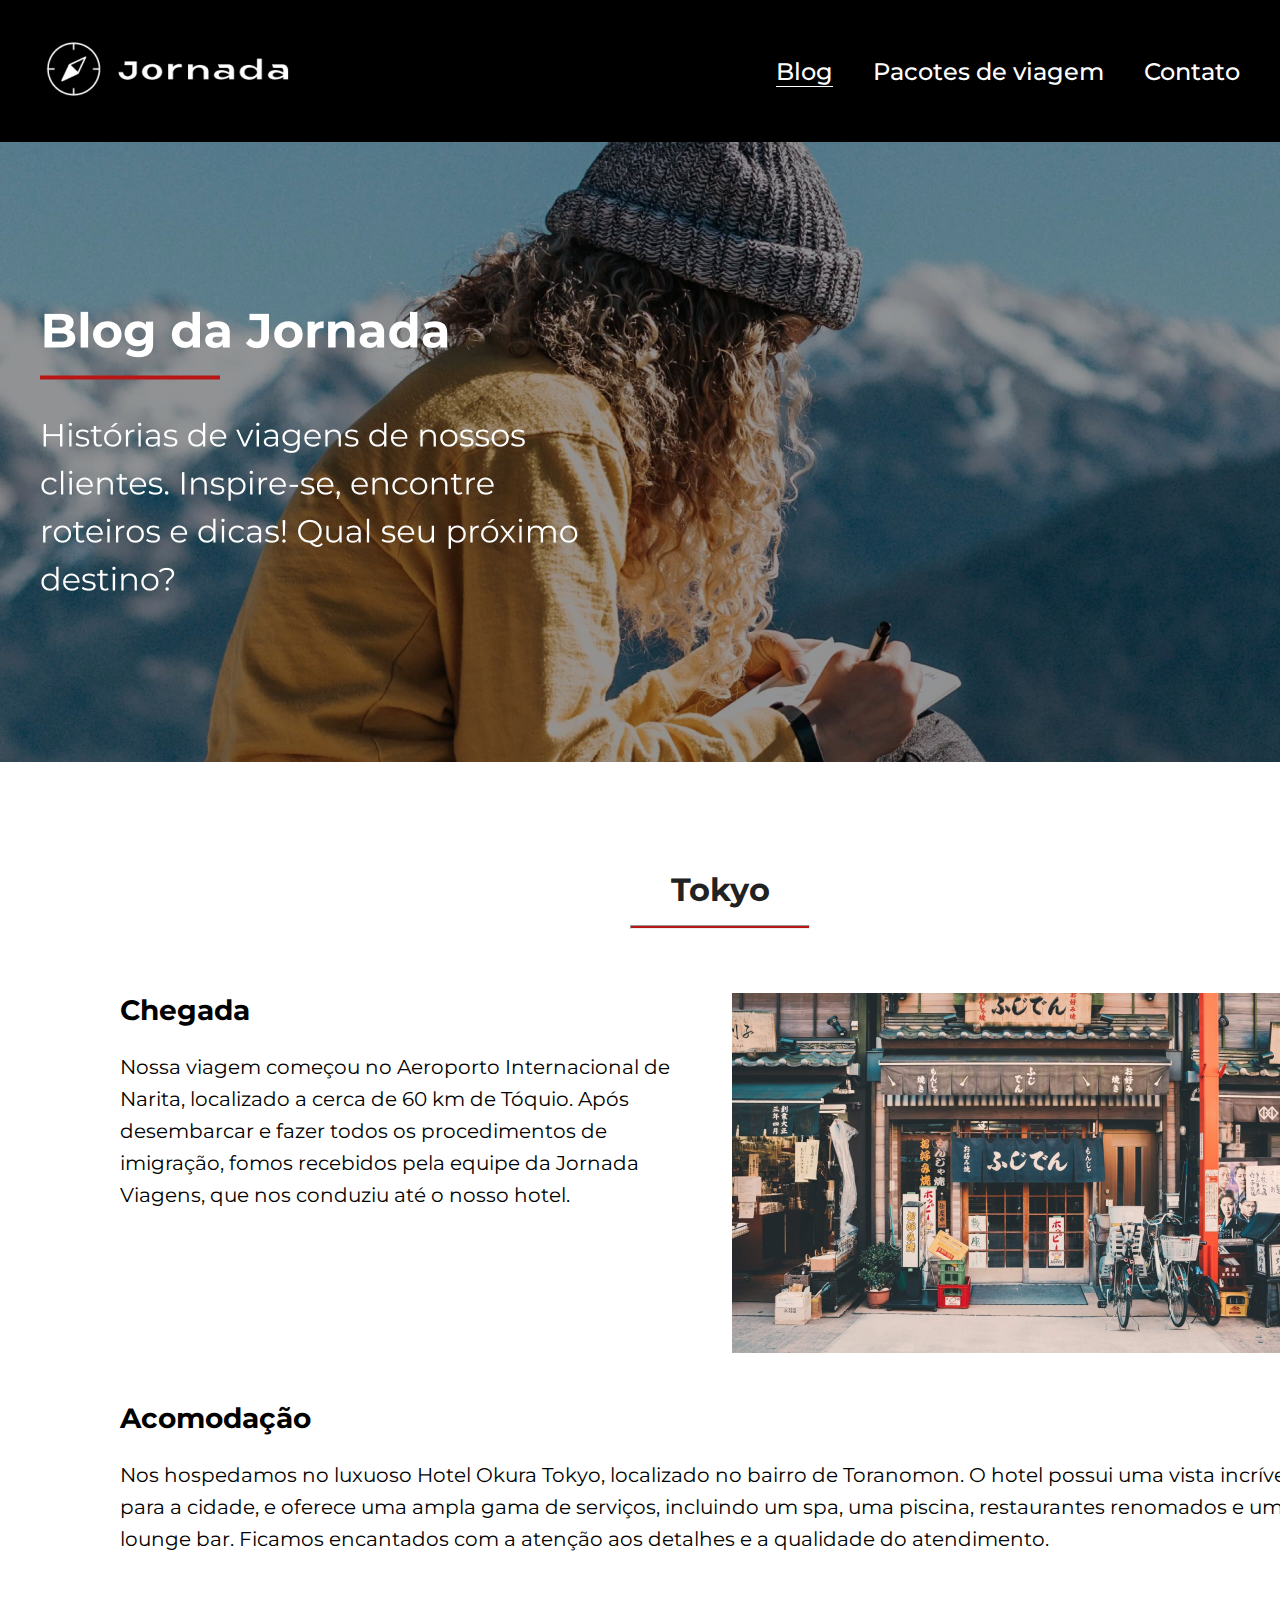
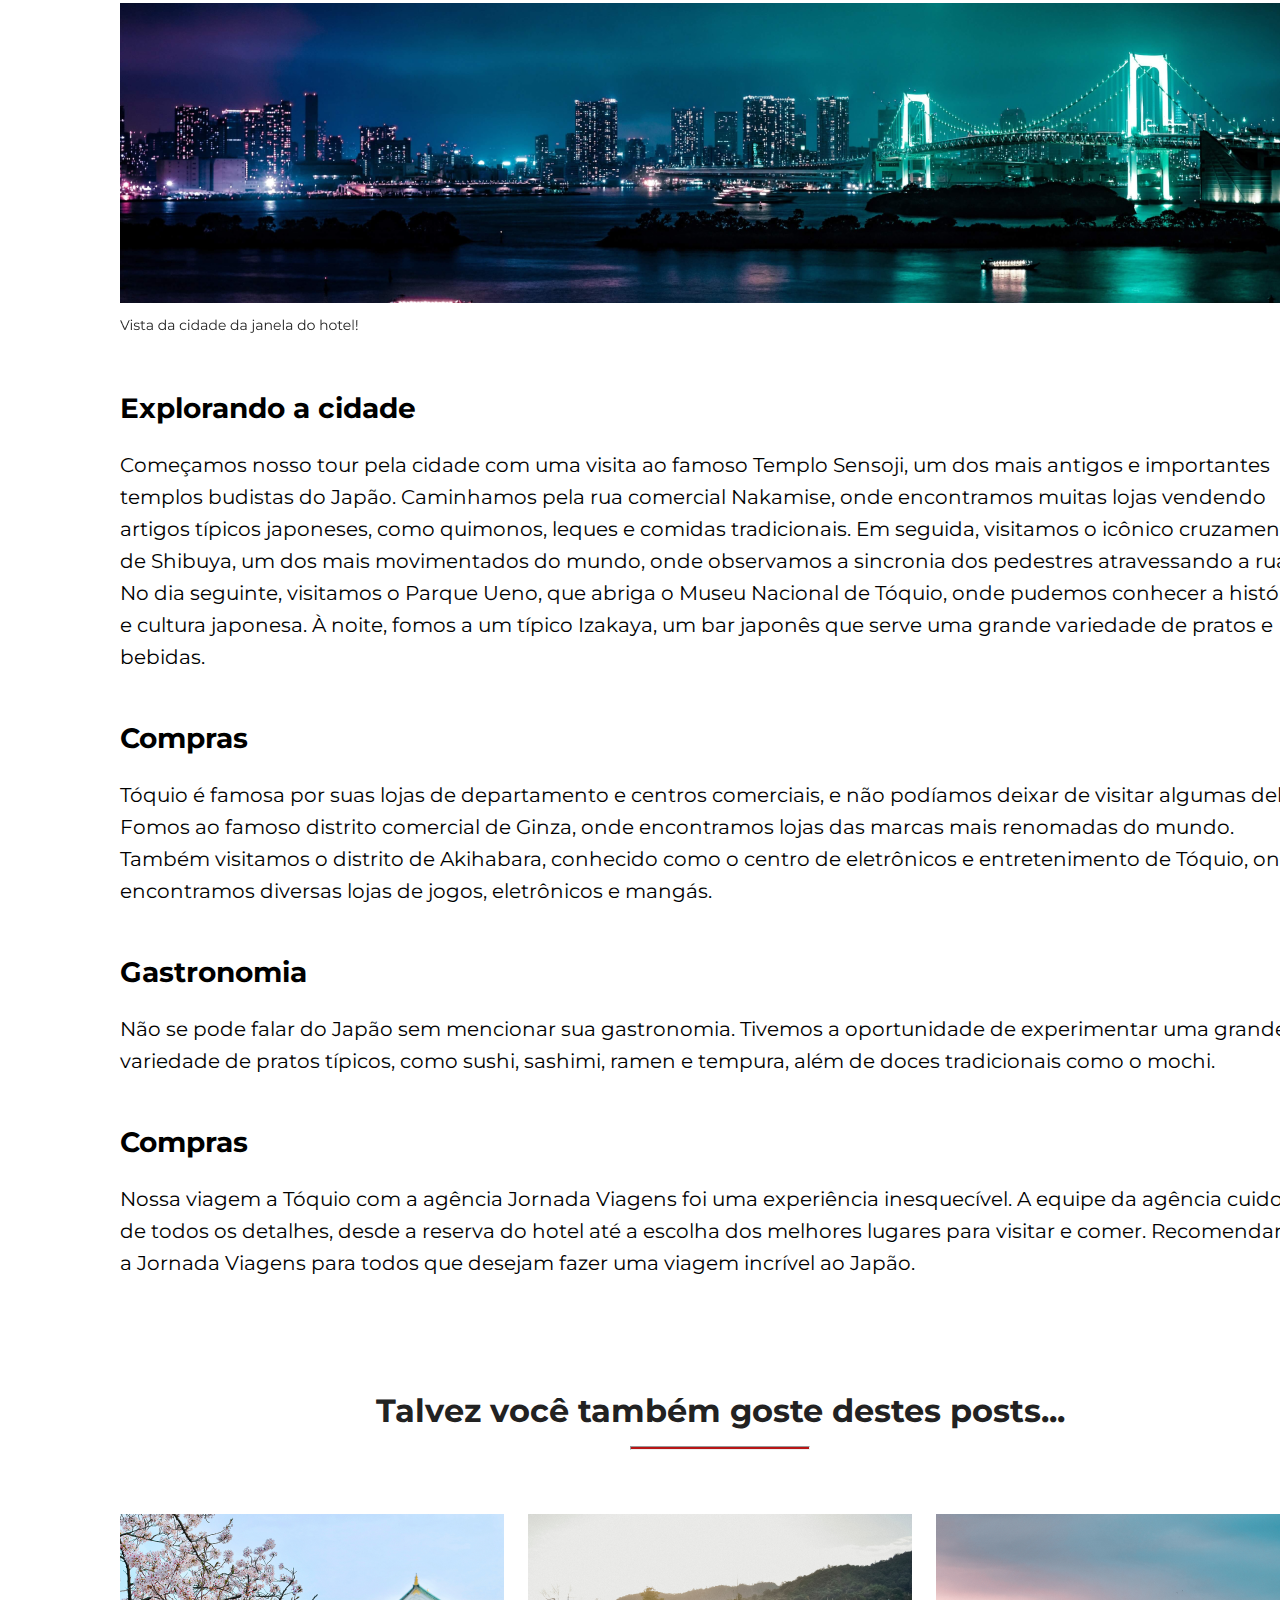
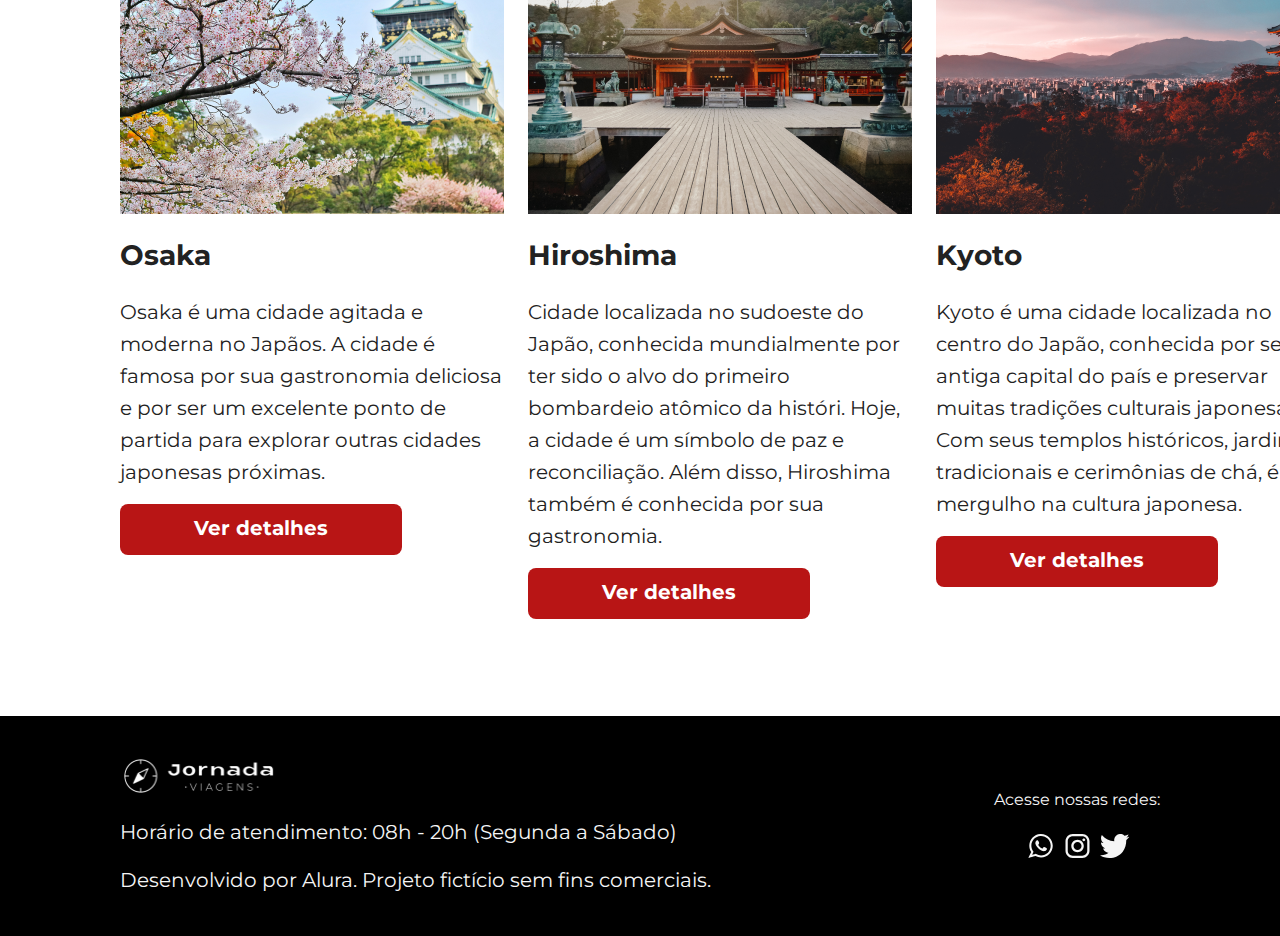
<file: blog.html>
<!DOCTYPE html>
<html lang="pt-br">

<head>
    <meta charset="UTF-8">
    <meta name="viewport" content="width=device-width, initial-scale=1.0">
    <title>Blog</title>
    <link rel="stylesheet" href="./style/global.css">
    <link rel="stylesheet" href="./style/index.css">
    <link rel="preconnect" href="https://fonts.googleapis.com">
    <link rel="preconnect" href="https://fonts.gstatic.com" crossorigin>
    <link
        href="https://fonts.googleapis.com/css2?family=Montserrat:ital,wght@0,100;0,200;0,300;0,400;0,500;0,600;0,700;0,800;0,900;1,100;1,200;1,300;1,400;1,500;1,600;1,700;1,800;1,900&family=Prata&family=Unbounded:wght@200;300;400;500;600;700;800;900&display=swap"
        rel="stylesheet">
    <link rel="stylesheet"
        href="https://fonts.googleapis.com/css2?family=Material+Symbols+Outlined:opsz,wght,FILL,GRAD@48,400,0,0" />
</head>

<body>
    
    <header class="cabecalho__container">
        
        <div class="cabecalho">
            
            <a href="index.html" class="logo">
                <img class="logo--icone" alt="Logo da Jornada" src="./assets/logoprovisriabranca-1@2x.png" />
                <div class="logo-tablet"></div>
            </a>

            <nav class="menu-principal" role="navigation" aria-label="Navegação do site">
                <div class="menu-hamburguer"></div>
                <ul class="menu--lista">
                    <li class="menu--item">
                        <a class="menu--link active" href="blog.html" aria-label="Ir para a página do Blog">Blog</a>
                    </li>
                        
                    <li class="menu--item">
                        <a class="menu--link" href="destino.html" aria-label="Ir para a página de Pacotes de viagens">Pacotes de viagem</a>
                    </li>

                    <li class="menu--item">
                        <a class="menu--link" href="contato.html" aria-label="Ir para a página de Contato">Contato</a>
                    </li>
                </ul>
            </nav>

        </div>
        
    </header>

    <section class="banner">
        <img class="banner-imagem" alt="Mulher escrevendo com paisagem no fundo" src="./assets/banner-blog.png" />
        <div class="banner-mobile"></div>
    </section>

    <main class="container-blog">

        <section class="sobre__cidades">
            
            <div class="titulo">
                <h2 class="texto-titulo">Tokyo</h2>
                <hr class="sublinhado-titulo"/>
            </div>

            <div class="experiencia--cidade">

                <div class="chegada">
                    <div class="chegada--descricao">
                        <p class="chegada--destaque">Chegada</p>
                        <p class="chegada--detalhes">
                            Nossa viagem começou no Aeroporto Internacional de Narita, 
                            localizado a cerca de 60 km de Tóquio. 
                            Após desembarcar e fazer todos os procedimentos de imigração, fomos recebidos pela 
                            equipe da Jornada Viagens, que nos conduziu até o nosso hotel.
                        </p>
                    </div>
                   
                    <img class="chegada--imagem" alt="Imagem da porta de um comércio" src="./assets/tokyo-blog.png" />
                </div>
    
                <div class="acomodacao">
                    <div class="acomodacao--descricao">
                        <p class="acomodacao--destaque">Acomodação</p>
                        <p class="acomodacao--detalhes">
                            Nos hospedamos no luxuoso Hotel Okura Tokyo, localizado no bairro de Toranomon. 
                            O hotel possui uma vista incrível para a cidade, e oferece uma ampla gama de serviços, 
                            incluindo um spa, uma piscina, restaurantes renomados e um lounge bar. 
                            Ficamos encantados com a atenção aos detalhes e a qualidade do atendimento.
                        </p>
                    </div>
    
                    <img class="acomodacao--imagem" alt="Vista da janela do hotel" src="./assets/vista-tokyo-blog.png" />
                    <div class="vista-mobile"></div>
                </div>
    
    
                <div class="tour">
                    <p class="tour--destaque">Explorando a cidade</p>
                    <p class="tour--detalhes">
                        Começamos nosso tour pela cidade com uma visita ao famoso Templo Sensoji, 
                        um dos mais antigos e importantes templos budistas do Japão. 
                        Caminhamos pela rua comercial Nakamise, onde encontramos muitas lojas vendendo 
                        artigos típicos japoneses, como quimonos, leques e comidas tradicionais.
                        Em seguida, visitamos o icônico cruzamento de Shibuya, um dos mais 
                        movimentados do mundo, onde observamos a sincronia dos pedestres atravessando a rua.
                        No dia seguinte, visitamos o Parque Ueno, que abriga o Museu Nacional de Tóquio, 
                        onde pudemos conhecer a história e cultura japonesa. 
                        À noite, fomos a um típico Izakaya, um bar japonês que serve uma grande 
                        variedade de pratos e bebidas.
                    </p>
                </div>
    
                <div class="compras">
                    <p class="compras--destaque">Compras</p>
                    <p class="compras--detalhes">
                        Tóquio é famosa por suas lojas de departamento e centros comerciais, 
                        e não podíamos deixar de visitar algumas delas. 
                        Fomos ao famoso distrito comercial de Ginza, onde encontramos lojas 
                        das marcas mais renomadas do mundo.
                        Também visitamos o distrito de Akihabara, conhecido como o centro de 
                        eletrônicos e entretenimento de Tóquio, onde encontramos diversas lojas de jogos, 
                        eletrônicos e mangás.
                    </p>
                </div>
    
                <div class="gastronomia">
                    <p class="gastronomia--destaque">Gastronomia</p>
                    <p class="gastronomia--detalhes">
                        Não se pode falar do Japão sem mencionar sua gastronomia. 
                        Tivemos a oportunidade de experimentar uma grande variedade de pratos típicos, 
                        como sushi, sashimi, ramen e tempura, além de doces tradicionais como o mochi.
                    </p>
                </div>
    
                <div class="conclusao">
                    <p class="conclusao--destaque">Compras</p>
                    <p class="conclusao--detalhes">
                        Nossa viagem a Tóquio com a agência Jornada Viagens foi uma experiência 
                        inesquecível. A equipe da agência cuidou de todos os detalhes, 
                        desde a reserva do hotel até a escolha dos melhores lugares para visitar e comer. 
                        Recomendamos a Jornada Viagens para todos que desejam fazer uma viagem incrível 
                        ao Japão.
                    </p>
                </div>

            </div>

        </section>

        <section class="sugestao">

            <div class="titulo">
                <h2 class="texto-titulo">Talvez você também goste destes posts...</h2>
                <hr class="sublinhado-titulo"/>
            </div>

            <ul class="sugestao__lista">

                <li class="sugestao__item">
                    <img class="sugestao--image" alt="Imagem de Tóquio" src="./assets/osaka-blog.png" />
                    <h3 class="sugestao--nome">Osaka</h3>
                    <p class="sugestao--descricao">
                        Osaka é uma cidade agitada e moderna no Japãos. 
                        A cidade é famosa por sua gastronomia deliciosa e por ser um 
                        excelente ponto de partida para explorar outras cidades japonesas próximas.
                    </p>

                    <div class="sugestao--botao-container">
                        <a href="#" class="sugestao--botao">
                            <span class="sugestao--botao-texto">Ver detalhes</span>
                        </a>
                    </div>
                </li>

                <li class="sugestao__item">
                    <img class="sugestao--image" alt="Imagem de Hiroshima" src="./assets/hiroshima-blog.png" />
                    <h3 class="sugestao--nome">Hiroshima</h3>
                    <p class="sugestao--descricao">
                        Cidade localizada no sudoeste do Japão, conhecida mundialmente por 
                        ter sido o alvo do primeiro bombardeio atômico da históri. 
                        Hoje, a cidade é um símbolo de paz e reconciliação. 
                        Além disso, Hiroshima também é conhecida por sua gastronomia.
                    </p>

                    <div class="sugestao--botao-container">
                        <a href="#" class="sugestao--botao">
                            <span class="sugestao--botao-texto">Ver detalhes</span>
                        </a>
                    </div>
                </li>

                <li class="sugestao__item">
                    <img class="sugestao--image" alt="Imagem de Kyoto" src="./assets/kyoto-blog.png" />
                    <h3 class="sugestao--nome">Kyoto</h3>
                    <p class="sugestao--descricao">
                        Kyoto é uma cidade localizada no centro do Japão, conhecida por ser
                        a antiga capital do país e preservar muitas tradições culturais japonesas. 
                        Com seus templos históricos, jardins tradicionais e cerimônias de chá, 
                        é um mergulho na cultura japonesa.
                    </p>

                    <div class="sugestao--botao-container">
                        <a href="#" class="sugestao--botao">
                            <span class="sugestao--botao-texto">Ver detalhes</span>
                        </a>
                    </div>
                </li>
            </ul>
        </section>
    </main>

    <footer class="footer__container">
        <div class="footer">
            <div class="footer__logo-container">
                <img class="footer__logo-icon" alt="" src="./assets/logobranco-1@2x.png" />
                <div class="footer__info-container">
                    <p class="footer__text-info">
                        Horário de atendimento: 08h - 20h (Segunda a Sábado)
                    </p>

                    <p class="footer__text-info">
                        Desenvolvido por Alura. Projeto fictício sem fins comerciais.
                    </p>
                </div>
            </div>

            <nav class="footer__social-media-container">
                <div class="footer__social-media-text">Acesse nossas redes:</div>
                <div class="footer__social-media-icons">

                    <a href="#">
                        <img class="footer__social-media-icon" alt="Ícone do WhatsApp" src="./assets/whatsapp-1.svg" />
                    </a>

                    <a href="#">
                        <img class="footer__social-media-icon" alt="Ícone do Instagram" src="./assets/instragam-1.svg" />
                    </a>

                    <a href="#">
                        <img class="footer__social-media-icon" alt="Ícone do Twitter" src="./assets/twiter-1.svg" />
                    </a>
                </div>
            </nav>
        </div>
    </footer>

    <button onclick="topFunction()" id="top" title="Voltar ao topo!">⬆</button>

    <script src="script.js"></script>
</body>
</html>
</file>
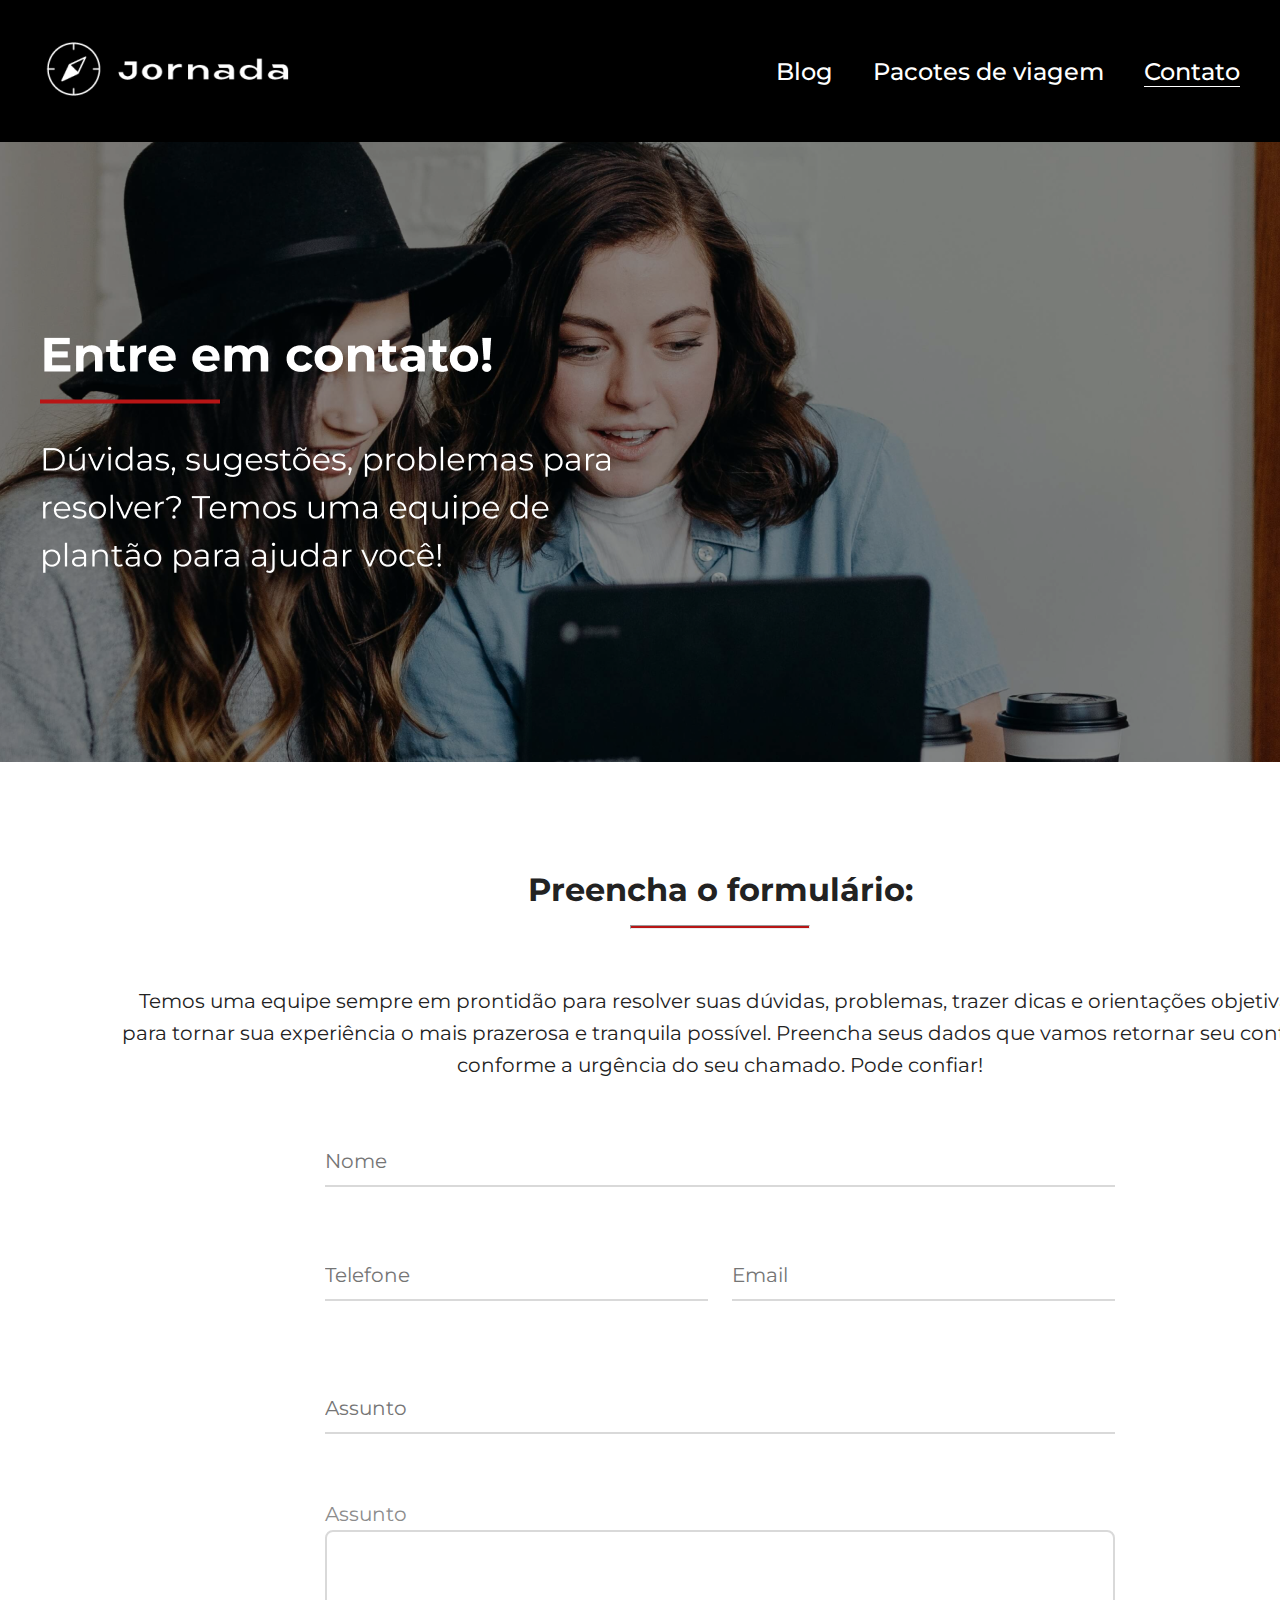
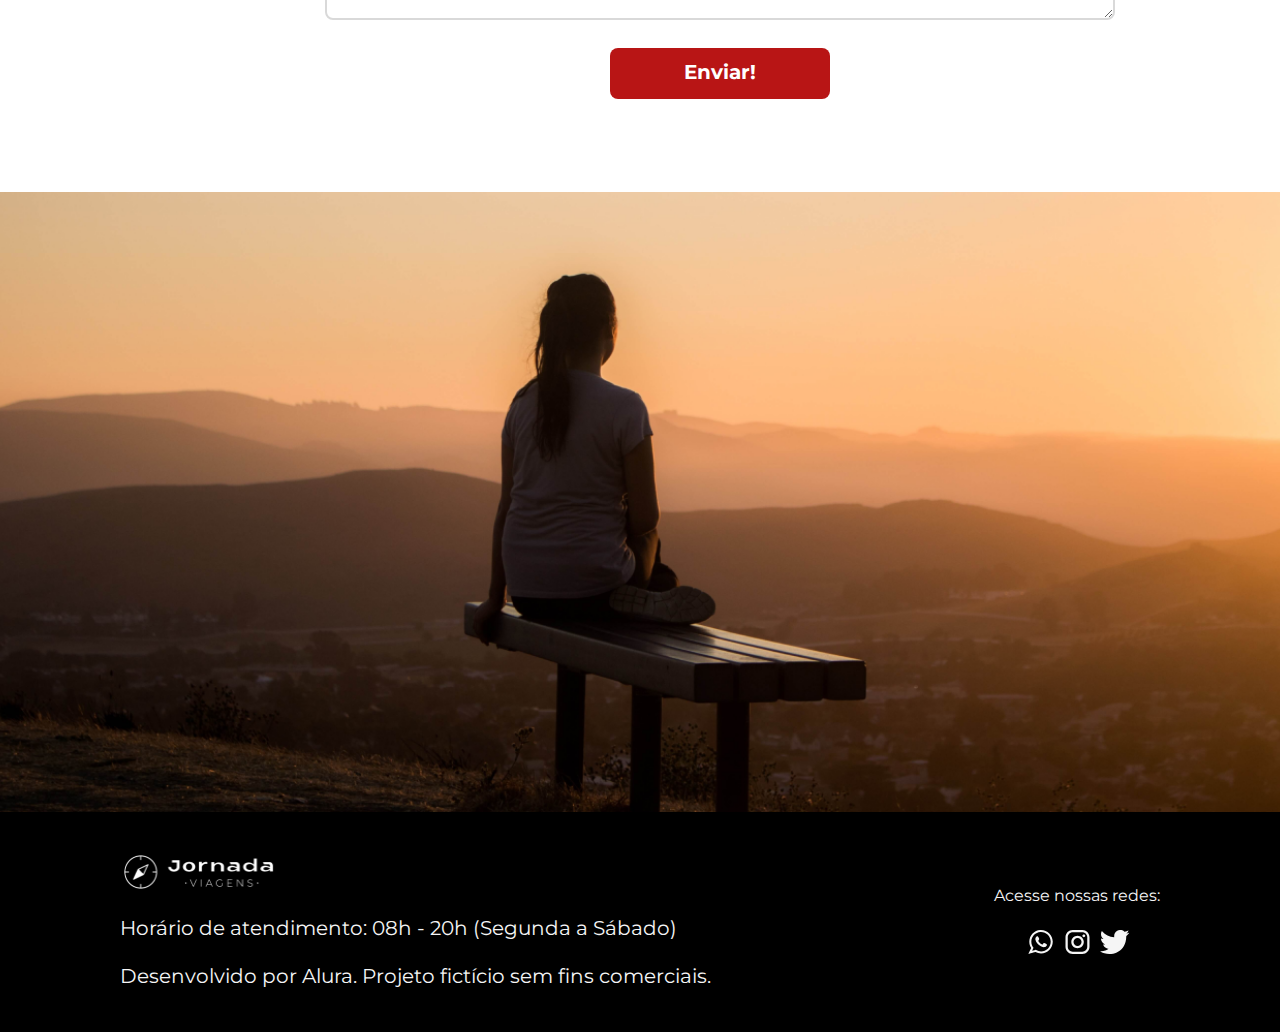
<file: contato.html>
<!DOCTYPE html>
<html lang="pt-br">

<head>
    <meta charset="UTF-8">
    <meta name="viewport" content="width=device-width, initial-scale=1.0">
    <title>Contato</title>
    <link rel="stylesheet" href="./style/global.css">
    <link rel="stylesheet" href="./style/index.css">
    <link rel="preconnect" href="https://fonts.googleapis.com">
    <link rel="preconnect" href="https://fonts.gstatic.com" crossorigin>
    <link
        href="https://fonts.googleapis.com/css2?family=Montserrat:ital,wght@0,100;0,200;0,300;0,400;0,500;0,600;0,700;0,800;0,900;1,100;1,200;1,300;1,400;1,500;1,600;1,700;1,800;1,900&family=Prata&family=Unbounded:wght@200;300;400;500;600;700;800;900&display=swap"
        rel="stylesheet">
    <link rel="stylesheet"
        href="https://fonts.googleapis.com/css2?family=Material+Symbols+Outlined:opsz,wght,FILL,GRAD@48,400,0,0" />
</head>

<body>
    
    <header class="cabecalho__container">
        
        <div class="cabecalho">
            
            <a href="index.html" class="logo">
                <img class="logo--icone" alt="Logo da Jornada" src="./assets/logoprovisriabranca-1@2x.png" />
                <div class="logo-tablet"></div>
            </a>

            <nav class="menu-principal" role="navigation" aria-label="Navegação do site">
                <div class="menu-hamburguer"></div>
                <ul class="menu--lista">
                    <li class="menu--item">
                        <a class="menu--link" href="blog.html" aria-label="Ir para a página do Blog">Blog</a>
                    </li>
                        
                    <li class="menu--item">
                        <a class="menu--link" href="destino.html" aria-label="Ir para a página de Pacotes de viagens">Pacotes de viagem</a>
                    </li>

                    <li class="menu--item">
                        <a class="menu--link active" href="contato.html" aria-label="Ir para a página de Contato">Contato</a>
                    </li>
                </ul>
            </nav>

        </div>
        
    </header>

    <section class="banner">
        <div class="banner__wrapper">
            <figure class="banner__img-wrapper">
                <img class="banner-imagem" alt="Homem navegando numa canoa" src="./assets/banner-contato.png" />
                <div class="banner-mobile-contato"></div>
            </figure>
        </div>
    </section>

    <main class="container-contato">

        <section class="sobre__contato">
            <div class="titulo__contato">
                <h2 class="texto-titulo">Preencha o formulário:</h2>
                <hr class="sublinhado-titulo"/>
            </div>

            <figcaption class="formulario-descricao">
                Temos uma equipe sempre em prontidão para resolver suas dúvidas, 
                problemas, trazer dicas e orientações objetivas para tornar sua experiência 
                o mais prazerosa e tranquila possível. 
                Preencha seus dados que vamos retornar seu contato conforme a urgência 
                do seu chamado. Pode confiar!
            </figcaption>

            <form action="/submit-form" method="post">

                <input type="text" id="nome" name="nome" class="input-line" placeholder="Nome" required>
                <br>

                <div class="input-grupo">
                    <input type="tel" id="telefone" name="telefone" class="input-line" placeholder="Telefone" required>
                    <input type="email" id="email" name="email" class="input-line" placeholder="Email" required>
                </div>
                <br>

                <input type="text" id="assunto" name="assunto" class="input-line" placeholder="Assunto" required>
                <br>

                <label for="mensagem" class="mensagem">Assunto</label>
                <textarea type="text" id="mensagem" name="mensagem" class="mensagem-area" required></textarea>
                
                <div class="contato--botao-container">
                    <a href="#" class="contato--botao" type="submit">
                        <span class="contato--botao-texto">Enviar!</span>
                    </a>
                </div>

            </form>
        </section>      
    </main>
    <img src="assets/rodape-contat0.png" class="rodape-contato">

    <footer class="footer__container">
        <div class="footer">
            <div class="footer__logo-container">
                <img class="footer__logo-icon" alt="" src="./assets/logobranco-1@2x.png" />
                <div class="footer__info-container">
                    <p class="footer__text-info">
                        Horário de atendimento: 08h - 20h (Segunda a Sábado)
                    </p>

                    <p class="footer__text-info">
                        Desenvolvido por Alura. Projeto fictício sem fins comerciais.
                    </p>
                </div>
            </div>

            <nav class="footer__social-media-container">
                <div class="footer__social-media-text">Acesse nossas redes:</div>
                <div class="footer__social-media-icons">

                    <a href="#">
                        <img class="footer__social-media-icon" alt="Ícone do WhatsApp" src="./assets/whatsapp-1.svg" />
                    </a>

                    <a href="#">
                        <img class="footer__social-media-icon" alt="Ícone do Instagram" src="./assets/instragam-1.svg" />
                    </a>

                    <a href="#">
                        <img class="footer__social-media-icon" alt="Ícone do Twitter" src="./assets/twiter-1.svg" />
                    </a>
                </div>
            </nav>
        </div>
    </footer>

    <button onclick="topFunction()" id="top" title="Voltar ao topo!">⬆</button>

    <script src="script.js"></script>
</body>
</html>
</file>
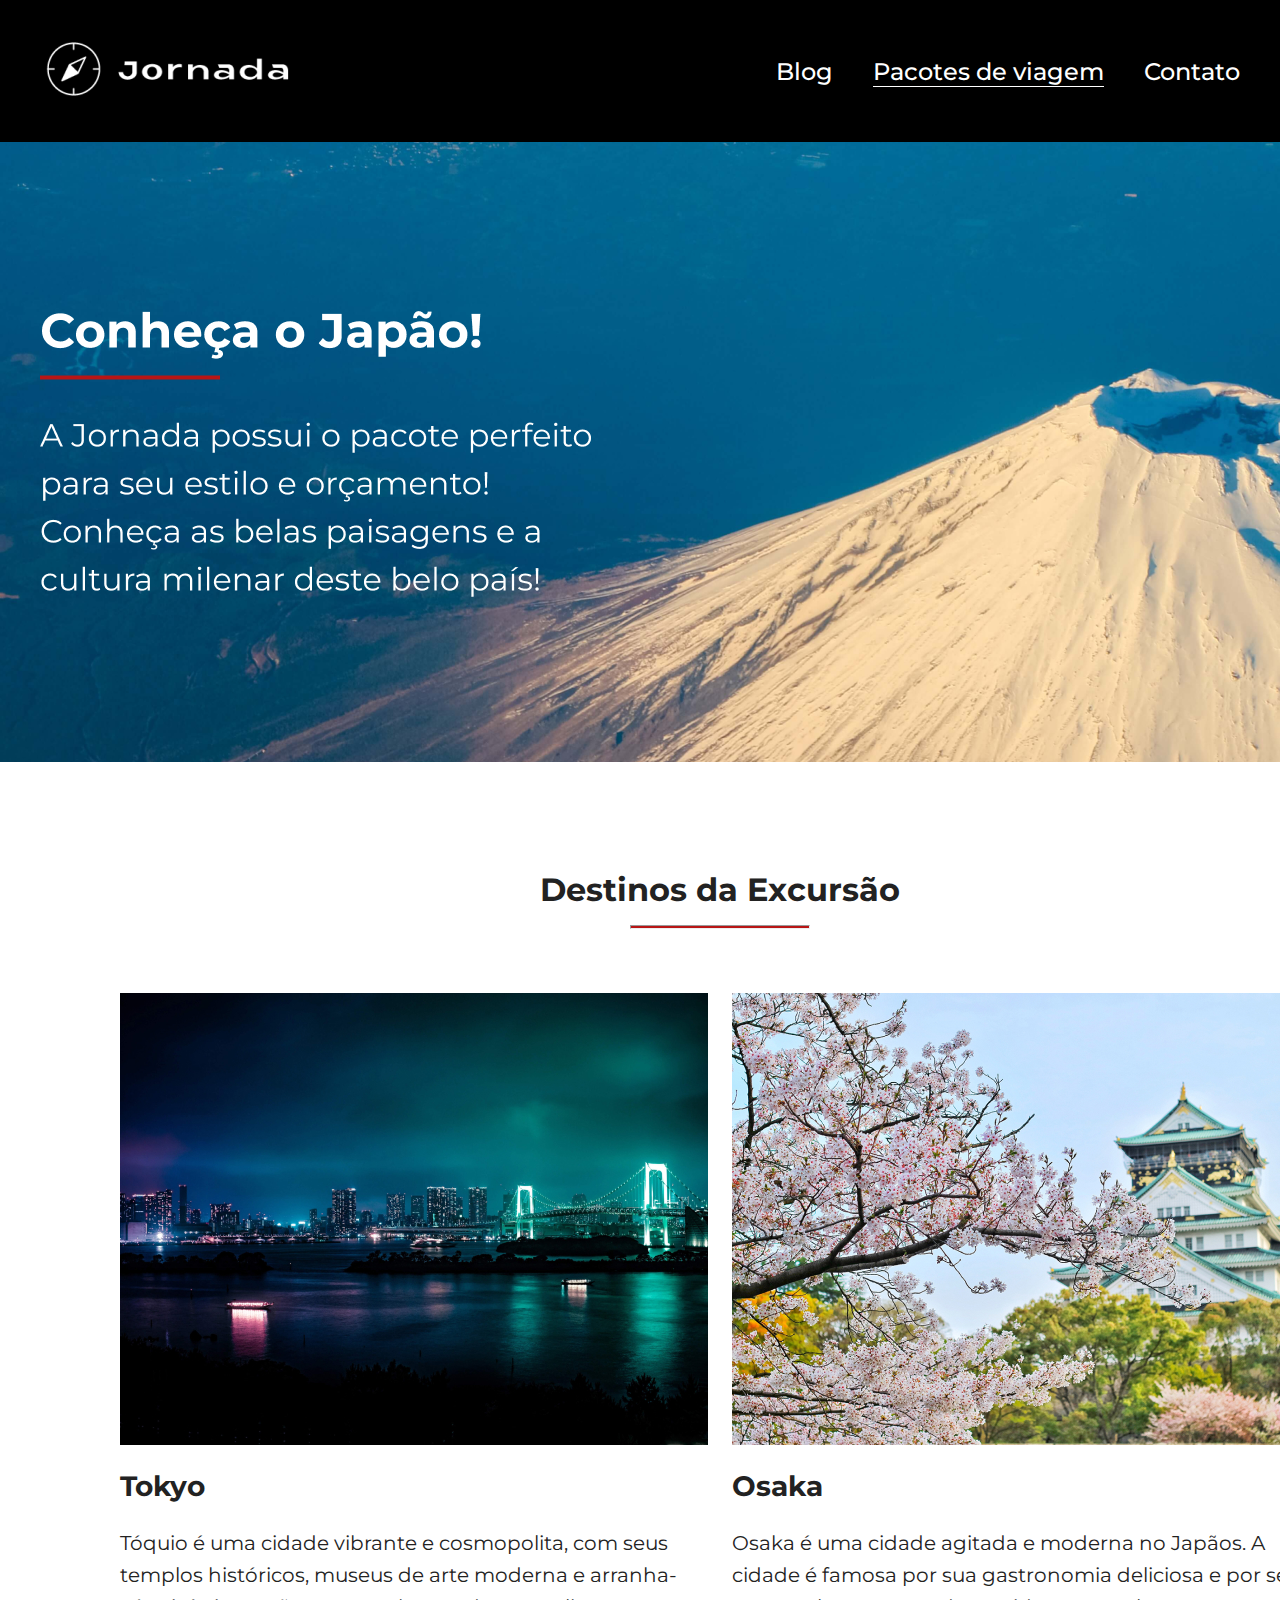
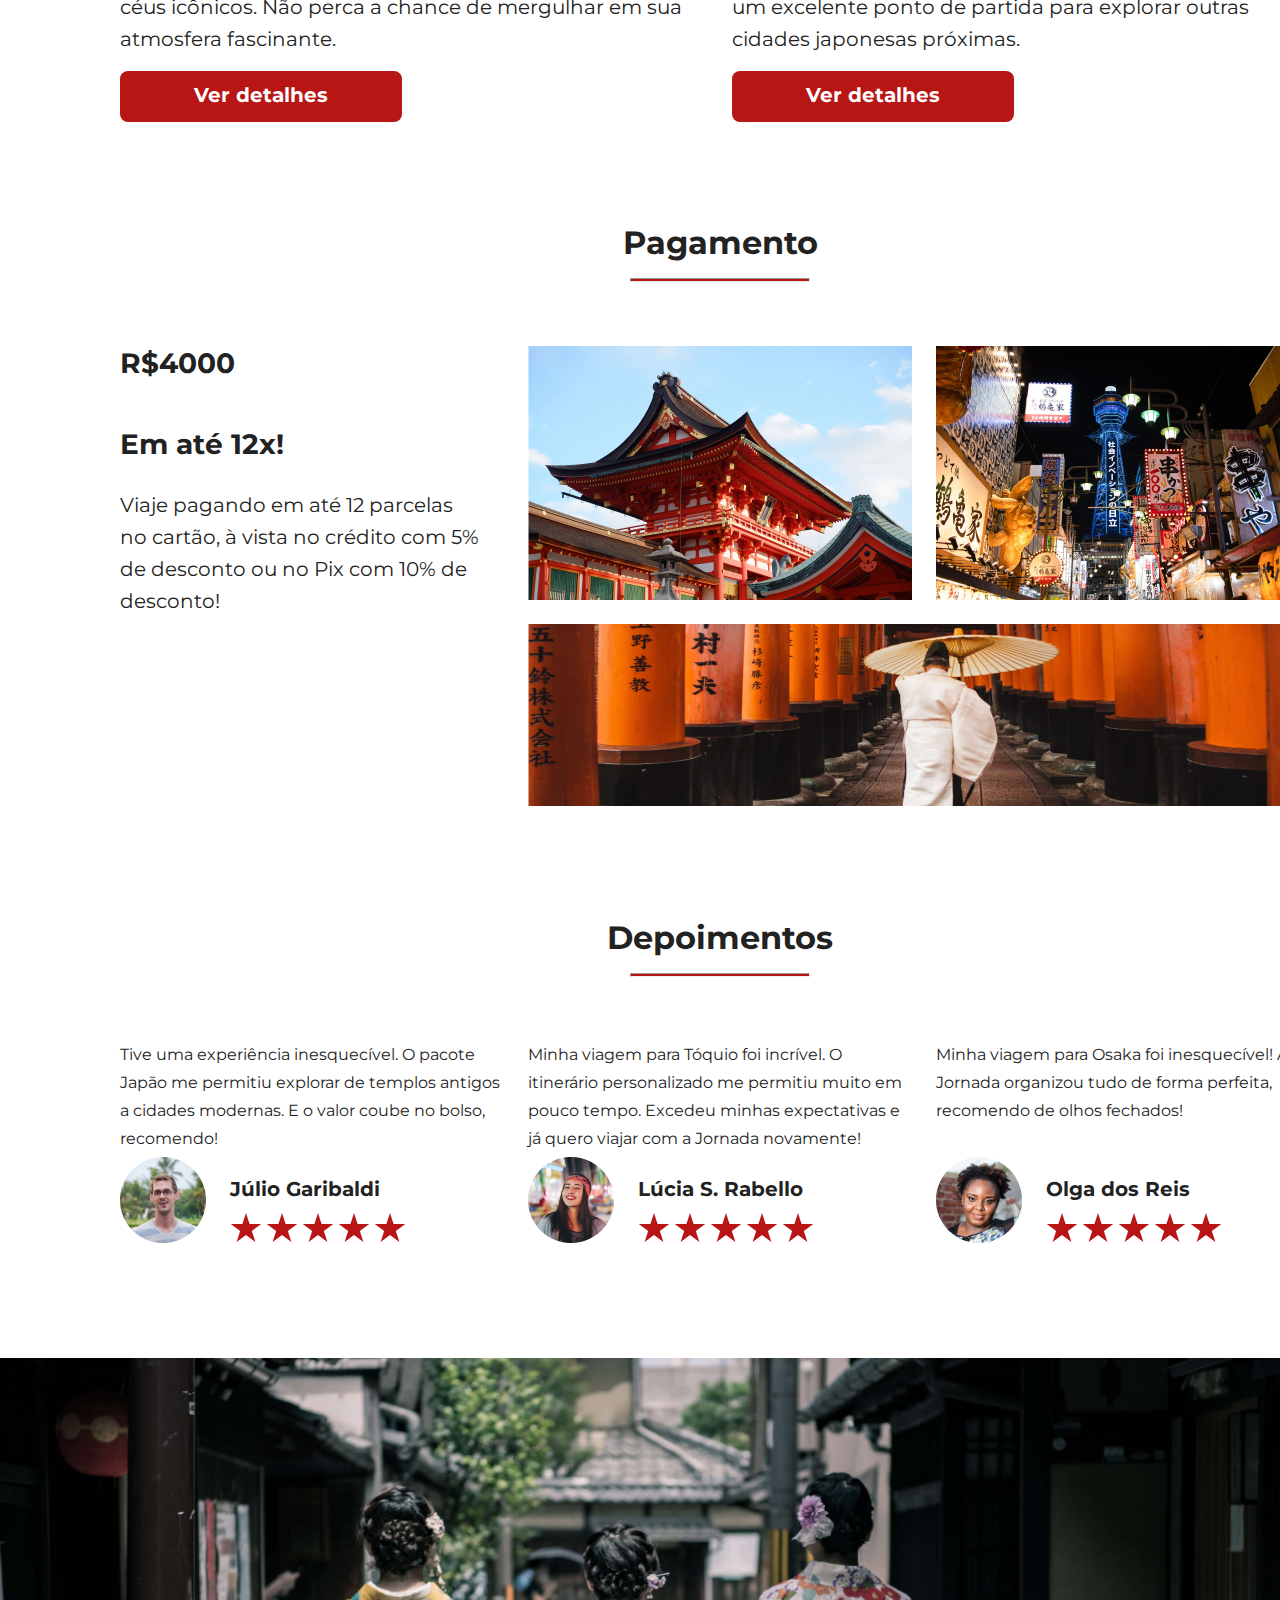
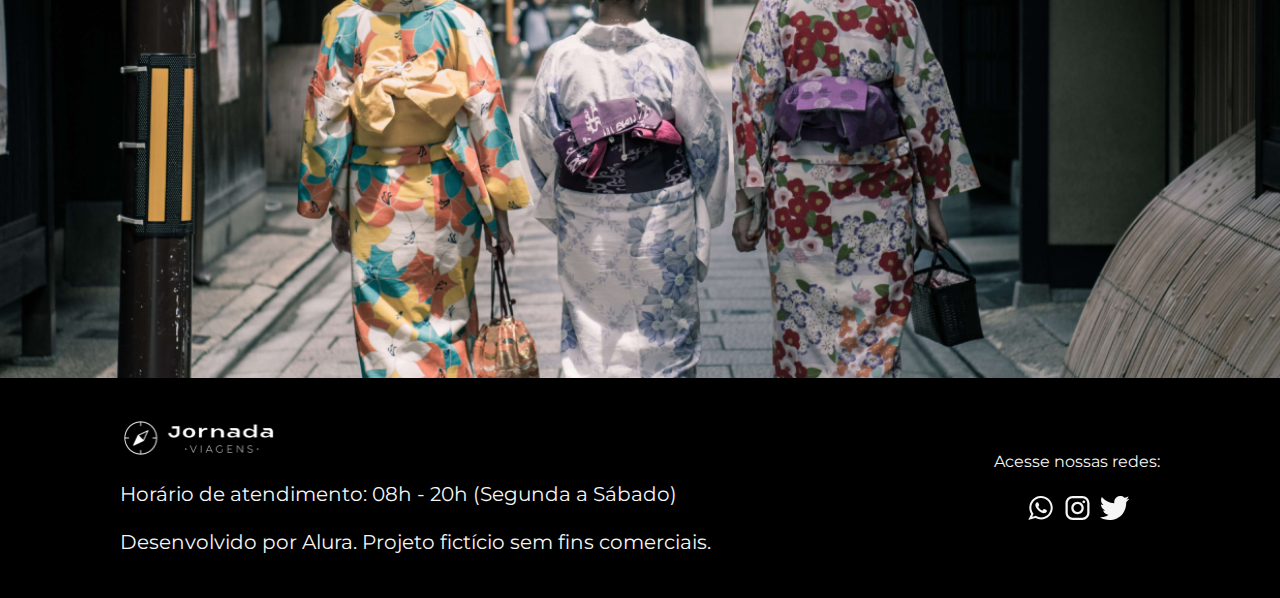
<file: destino.html>
<!DOCTYPE html>
<html lang="pt-br">

<head>
    <meta charset="UTF-8">
    <meta name="viewport" content="width=device-width, initial-scale=1.0">
    <title>Destinos</title>
    <link rel="stylesheet" href="./style/global.css">
    <link rel="stylesheet" href="./style/index.css">
    <link rel="preconnect" href="https://fonts.googleapis.com">
    <link rel="preconnect" href="https://fonts.gstatic.com" crossorigin>
    <link
        href="https://fonts.googleapis.com/css2?family=Montserrat:ital,wght@0,100;0,200;0,300;0,400;0,500;0,600;0,700;0,800;0,900;1,100;1,200;1,300;1,400;1,500;1,600;1,700;1,800;1,900&family=Prata&family=Unbounded:wght@200;300;400;500;600;700;800;900&display=swap"
        rel="stylesheet">
    <link rel="stylesheet"
        href="https://fonts.googleapis.com/css2?family=Material+Symbols+Outlined:opsz,wght,FILL,GRAD@48,400,0,0" />
</head>

<body>

    <header class="cabecalho__container">
        
        <div class="cabecalho">
            
            <a href="index.html" class="logo">
                <img class="logo--icone" alt="Logo da Jornada" src="./assets/logoprovisriabranca-1@2x.png" />
                <div class="logo-tablet"></div>
            </a>

            <nav class="menu-principal" role="navigation" aria-label="Navegação do site">
                <div class="menu-hamburguer"></div>
                <ul class="menu--lista">
                    <li class="menu--item">
                        <a class="menu--link" href="blog.html" aria-label="Ir para a página do Blog">Blog</a>
                    </li>
                        
                    <li class="menu--item">
                        <a class="menu--link active" href="destino.html" aria-label="Ir para a página de Pacotes de viagens">Pacotes de viagem</a>
                    </li>

                    <li class="menu--item">
                        <a class="menu--link" href="contato.html" aria-label="Ir para a página de Contato">Contato</a>
                    </li>
                </ul>
            </nav>

        </div>
        
    </header>

    <section class="banner">
        <div class="banner__wrapper">
            <figure class="banner__img-wrapper">
                <img class="banner-imagem" alt="Homem navegando numa canoa" src="./assets/banner-destino.png" />
                <div class="banner-mobile-destino"></div>
            </figure>
        </div>
    </section>

    <main class="container-destinos">

        <section class="destinos">
            <div class="titulo">
                <h2 class="texto-titulo">Destinos da Excursão</h2>
                <hr class="sublinhado-titulo"/>
            </div>

            
            <ul class="destinos__lista">

                <li class="destinos__item">
                    <img class="destinos--image" alt="Imagem de Tóquio" src="./assets/destinos-tokyo.jpg" />
                    <h3 class="destinos--nome">Tokyo</h3>
                    <p class="destinos--descricao">
                        Tóquio é uma cidade vibrante e cosmopolita, com seus templos
                        históricos, museus de arte moderna e arranha-céus icônicos.
                        Não perca a chance de mergulhar em sua atmosfera fascinante.
                    </p>

                    <div class="destinos--botao-container">
                        <a href="#" class="destinos--botao">
                            <span class="destinos--botao-texto">Ver detalhes</span>
                        </a>
                    </div>
                </li>

                <li class="destinos__item">
                    <img class="destinos--image" alt="Imagem de Osaka" src="./assets/destinos-osaka.jpg" />
                    <h3 class="destinos--nome">Osaka</h3>
                    <p class="destinos--descricao">
                        Osaka é uma cidade agitada e moderna no Japãos. A cidade é
                        famosa por sua gastronomia deliciosa e por ser um excelente
                        ponto de partida para explorar outras cidades japonesas
                        próximas.
                    </p>

                    <div class="destinos--botao-container">
                        <a href="#" class="destinos--botao">
                            <span class="destinos--botao-texto">Ver detalhes</span>
                        </a>
                    </div>
                </li>
            </ul>
        </section>  

        <section class="pagamento">
            <header class="titulo">
                <h2 class="texto-titulo">Pagamento</h2>
                <hr class="sublinhado-titulo"/>
            </header>

            <div class="pagamento__condicoes">
                <div class="pagamento--descricao">
                    <p class="pagamento--destaque">R$4000</p>
                    <br>
                    <p class="pagamento--destaque">Em até 12x!</p>
                    <p class="pagamento--detalhes">
                        Viaje pagando em até 12 parcelas <br class="remove"> no cartão, à vista no crédito
                        com 5% de desconto ou no Pix com 10% de desconto!
                    </p>
                </div>
                <img class="pagamento--imagem" alt="Imagem do Japão destaque" src="./assets/pagamento-destino.png" />       
            </div>
        </section>

        <section class="depoimentos">
            <header class="titulo">
                <h2 class="texto-titulo">Depoimentos</h2>
                <hr class="sublinhado-titulo"/>
            </header>

            <div class="depoimentos__wrapper">
                <article class="depoimentos__item">
                    <blockquote class="depoimentos__texto">
                        Tive uma experiência inesquecível. 
                        O pacote Japão me permitiu explorar  de templos antigos 
                        a cidades modernas. E o valor coube no bolso, recomendo!
                    </blockquote>

                    <div class="depoimentos__autor">
                        <img class="depoimentos__autor--foto" alt="Foto de Júlio Garibaldi" src="./assets/avatar-julio.png" />
                        <div class="depoimentos__autor--info">
                            <p class="depoimentos__autor--nome">Júlio Garibaldi</p>
                            <div class="depoimentos__autor--avaliacao">
                                <img class="depoimentos__autor--avaliacao-estrela" alt="Estrela cheia" src="./assets/star-1.svg" />
                                <img class="depoimentos__autor--avaliacao-estrela" alt="Estrela cheia" src="./assets/star-1.svg" />
                                <img class="depoimentos__autor--avaliacao-estrela" alt="Estrela cheia" src="./assets/star-1.svg" />
                                <img class="depoimentos__autor--avaliacao-estrela" alt="Estrela cheia" src="./assets/star-1.svg" />
                                <img class="depoimentos__autor--avaliacao-estrela" alt="Estrela cheia" src="./assets/star-1.svg" />
                            </div>
                        </div>
                    </div>
                </article>

                <article class="depoimentos__item">
                    <blockquote class="depoimentos__texto">
                        Minha viagem para Tóquio foi incrível. 
                        O itinerário personalizado me permitiu muito em pouco tempo. 
                        Excedeu minhas expectativas e já quero viajar com a Jornada novamente!
                    </blockquote>

                    <div class="depoimentos__autor">
                        <img class="depoimentos__autor--foto" alt="Foto de Lúcia S. Rabello" src="./assets/avatar-lucia.png" />
                        <div class="depoimentos__autor--info">
                            <p class="depoimentos__autor--nome">Lúcia S. Rabello</p>
                            <div class="depoimentos__autor--avaliacao">
                                <img class="depoimentos__autor--avaliacao-estrela" alt="Estrela cheia" src="./assets/star-1.svg" />
                                <img class="depoimentos__autor--avaliacao-estrela" alt="Estrela cheia" src="./assets/star-1.svg" />
                                <img class="depoimentos__autor--avaliacao-estrela" alt="Estrela cheia" src="./assets/star-1.svg" />
                                <img class="depoimentos__autor--avaliacao-estrela" alt="Estrela cheia" src="./assets/star-1.svg" />
                                <img class="depoimentos__autor--avaliacao-estrela" alt="Estrela cheia" src="./assets/star-1.svg" />
                            </div>
                        </div>
                    </div>
                </article>

                <article class="depoimentos__item">
                    <blockquote class="depoimentos__texto">
                        Minha viagem para Osaka foi inesquecível! 
                        A Jornada organizou tudo de forma perfeita, 
                        recomendo de olhos fechados!
                    </blockquote>

                    <div class="depoimentos__autor">
                        <img class="depoimentos__autor--foto" alt="Foto de Olga dos Reis" src="./assets/avatar-olga.png" />
                        <div class="depoimentos__autor--info">
                            <p class="depoimentos__autor--nome">Olga dos Reis</p>
                            <div class="depoimentos__autor--avaliacao">
                                <img class="depoimentos__autor--avaliacao-estrela" alt="Estrela cheia" src="./assets/star-1.svg" />
                                <img class="depoimentos__autor--avaliacao-estrela" alt="Estrela cheia" src="./assets/star-1.svg" />
                                <img class="depoimentos__autor--avaliacao-estrela" alt="Estrela cheia" src="./assets/star-1.svg" />
                                <img class="depoimentos__autor--avaliacao-estrela" alt="Estrela cheia" src="./assets/star-1.svg" />
                                <img class="depoimentos__autor--avaliacao-estrela" alt="Estrela cheia" src="./assets/star-1.svg" />
                            </div>
                        </div>
                    </div>
                </article>
            </div>
        </section>
    </main>
    <img class="rodape-destino" src="assets/rodape-destinos.png" alt="">
    
    <footer class="footer__container">
        <div class="footer">
            <div class="footer__logo-container">
                <img class="footer__logo-icon" alt="" src="./assets/logobranco-1@2x.png" />
                <div class="footer__info-container">
                    <p class="footer__text-info">
                        Horário de atendimento: 08h - 20h (Segunda a Sábado)
                    </p>

                    <p class="footer__text-info">
                        Desenvolvido por Alura. Projeto fictício sem fins comerciais.
                    </p>
                </div>
            </div>

            <nav class="footer__social-media-container">
                <div class="footer__social-media-text">Acesse nossas redes:</div>
                <div class="footer__social-media-icons">

                    <a href="#">
                        <img class="footer__social-media-icon" alt="Ícone do WhatsApp" src="./assets/whatsapp-1.svg" />
                    </a>

                    <a href="#">
                        <img class="footer__social-media-icon" alt="Ícone do Instagram" src="./assets/instragam-1.svg" />
                    </a>

                    <a href="#">
                        <img class="footer__social-media-icon" alt="Ícone do Twitter" src="./assets/twiter-1.svg" />
                    </a>
                </div>
            </nav>
        </div>
    </footer>

    <button onclick="topFunction()" id="top" title="Voltar ao topo!">⬆</button>

    <script src="script.js"></script>
</body>
</html>
</file>
<file: style/global.css>
@import url('https://fonts.googleapis.com/css2?family=Montserrat:ital,wght@0,100..900;1,100..900&display=swap');

:root {
    /* Colors */
    --branco: #fff;
    --preto: #000;
    --neutral-c: #f5f5f5;
    --cinza-escuro: #8c8c8c;
    --grafite: #222;
    --vermelho: #b81515;
}

* {
    font-family: 'Montserrat';
    box-sizing: border-box;
}

body {
    margin: 0;
}

a {
    text-decoration: none;
}

.cabecalho__container {
    background: var(--preto);
    width: 100%;
    padding: 37px 0;
}

.cabecalho {
    justify-content: space-between;
    display: flex;
    align-items: center;
    max-width: 1200px;
    margin: 0 auto;
}

.logo--icone{
    max-width: 260px;
}

.menu--lista{
    list-style: none;
    display: flex;
    gap: 40px;
}

.menu--item {
    font-size: 1.5rem;
    font-style: normal;
    font-weight: 500;
    line-height: normal;
}

.menu--link{
    color: var(--branco);
    text-decoration: none;
    position: relative; 
    padding-bottom: 1px;
}

.menu--link.active::after {
    content: '';
    position: absolute;
    bottom: 0;
    left: 0;
    width: 100%;
    height: 1px; 
    background-color: var(--branco);
}

.container-destinos,
.container-blog,
.container-home,
.container-contato {
    margin: 104px 360px;
    width: 1200px;
}

.footer__container {
    background: var(--preto);
    width: 100%;
    padding: 40px 0;
    margin-top: -4px;
}

.footer {
    justify-content: space-between;
    display: flex;
    align-items: center;
    margin: 0 120px;
    color: var(--branco, #FFF);
}

.footer__logo-icon {
    max-width: 160px;
    margin-bottom: 16px;
}

.footer__info-container {
    display: flex;
    flex-direction: column;
    gap: 16px;
}

.footer__text-info {
    color: var(--neutral-c, #F5F5F5);
    font-size: 1.25rem;
    font-style: normal;
    font-weight: 400;
    line-height: 32px; /* 160% */
    margin: 0;
}

.footer__social-media-container {
    text-align: center;
}

.footer__social-media-text {
    color: var(--neutral-c, #F5F5F5);
    font-size: 1rem;
    font-style: normal;
    font-weight: 400;
    line-height: 28px;
    margin-bottom: 16px;
}

#top{
    display: none;
    position: fixed;
    bottom: 10px;
    right: 20px;
    z-index: 1000;
    color: var(--branco);
    padding: 15px;
    border: none;
    border-radius: 50%;
    cursor: pointer;
    font-size: 1.25rem;
    background-color: var(--preto);
}

#top:hover{
    background-color: var(--grafite);
}

@media(max-width: 1440px){
    .container-destinos,
    .container-blog,
    .container-home,
    .container-contato {
        margin: 104px 120px;
    } 
}

@media(max-width: 768px){
    .container-destinos,
    .container-blog,
    .container-home,
    .container-contato {
        margin: 0 60px;
        max-width: calc(100% - 120px);
    } 

    .logo--icone,
    .menu--lista {   
        display: none;
    }
    
    .logo-tablet {
        width: 68px;
        height: 64px;
        background-image: url('../assets/img-logo.png');
        background-size: contain;
        background-repeat: no-repeat;
        margin: 0 24px;
    }

    .logo,
    .menu-principal{
        margin: 0 24px;
    }

    .menu-hamburguer{
        width: 32px;
        height: 32px;
        background-image: url('../assets/menu_burguer.png');
        background-size: contain;
        background-repeat: no-repeat;
        margin: 0 24px;
        cursor: pointer;
    }

    .menu--lista.ativo {
        display: flex;
        flex-direction: column;
    }

    .menu-hamburguer.ativo {
        background-image: url('../assets/close.svg');
    }

    .menu--lista {
        transition: all 0.3s ease;
        position: absolute;
        right: 0;
        width: 40%;
        background-color: var(--preto);
        z-index: 1000;
        height: 20%;
        border-radius: 5%;
    }

    .footer{
        flex-direction: column;
        margin: 0;
        text-align: center;
        gap: 32px;
    }

    .footer__info-container{
        gap: 8px;
        text-align: left;
    }

    .footer__container{
        padding: 32px 0;
    }
}

@media(max-width: 480px){
    body {
        display: flex;
        flex-direction: column;
        align-items: center;
    }

    .container-destinos,
    .container-blog,
    .container-home,
    .container-contato {
        margin: 0 24px;
        max-width: calc(100% - 32px);
        width: 312px;
    } 

    .footer__info-container{
        text-align: center;
    }

    .footer__text-info{
        font-size: 1rem;
    }

    .footer__container{
        padding: 32px 24px;
    }
}
</file>
<file: style/index.css>
/* redimensionamento da imagem do home */
.banner-imagem,
.rodape-destino{
    width: 1920px;
    height: 620px;
    object-fit: cover;
    object-position: 50% 85%;
}

.banner__img-wrapper{
    margin: 0;
}

.banner-imagem,
.img,
.rodape-home,
.rodape-destino,
.rodape-contato {
    max-width: 100%;
}

.banner-descricao {
    max-width: 1200px;
    color: var(--grafite, #222);
    text-align: center;
    font-size: 2rem;
    font-style: normal;
    font-weight: 400;
    line-height: 150%;
    margin: 112px 360px;
}

/* titulos */
.texto-titulo{
    color: var(--grafite);
    font-size: 2rem;
    font-weight: 700;
    text-align: center;
    margin-bottom: 16px;
    margin-top: 0;
}

.sublinhado-titulo{
    width: 180px;
    height: 4px;
    background: var(--vermelho);
}

.cards--grupo {
    display: flex;
    gap: 24px;
    justify-content: center;
    flex-wrap: wrap;
    margin-top: 64px;
    margin-bottom: 112px;
}

.card-oferta {
    display: flex;
    padding: 24px;
    flex-direction: column;
    justify-content: center;
    align-items: center;
    gap: 16px;
    border-radius: 16px;
    background-position: center;
    background-size: cover;
    background-repeat: no-repeat;
    color: var(--branco);
    flex: 1 0 calc(50% - 48px);
    box-sizing: border-box;
    text-align: center;
}

.card-japao {
    background-image: url("../assets/japao.png");
}

.card-san-andreas {
    background-image: url("../assets/san-andreas.png");
}

.card-paraiba {
    background-image: url("../assets/paraiba.png");
}

.card-manaus {
    background-image: url("../assets/manaus.png");
}

.card--destino-tipo {
    color: var(--branco, #FFF);
    text-align: center;
    font-size: 1.25rem;
    font-style: normal;
    font-weight: 400;
    line-height: 32px;
    margin-bottom: 8px;
}

.card--destino-nome {
    font-size: 3rem;
    font-style: normal;
    font-weight: 700;
    line-height: normal;
    margin: 0;
}

.card--preco {
    font-size: 2.5rem;
    font-style: normal;
    font-weight: 700;
    line-height: normal;
    margin: 24px 0;
}

/* botões */
.card--botao,
.destinos--botao,
.sugestao--botao,
.contato--botao {
    border-radius: 8px;
    background: var(--vermelho, #B81515);
    padding: 16px 74px;
    box-sizing: border-box;
    width: 100%;
}

.card--botao:hover,
.destinos--botao:hover,
.sugestao--botao:hover,
.contato--botao:hover{
    background: var(--vermelho-escuro, #8F0101);
}

.card--botao-texto,
.destinos--botao-texto,
.sugestao--botao-texto,
.contato--botao-texto {
    font-size: 1.25rem;
    font-style: normal;
    font-weight: 700;
    line-height: 32px;
    color: var(--branco, #FFF);
}

.busca__categorias {
    display: flex;
    align-items: stretch;
    gap: 24px;
    margin-bottom: 112px;
    margin-top: 64px;
    padding: 0;
}

.busca__categoria {
    color: var(--grafite, #222);
    text-align: center;
    font-size: 1.75rem;
    font-style: normal;
    font-weight: 700;
    line-height: normal;
    border-radius: 8px;
    background: var(--cinza-claro, #F5F5F5);
    padding: 24px 16px;
    width: 282px;
    height: 220px;
    flex: 1;
    display: flex;
    flex-direction: column;
    justify-content: center;
    
}

span.material-symbols-outlined {
    color: var(--cinza-escuro, #8C8C8C);
    font-size: 5rem;
    font-style: normal;
    font-weight: 400;
    line-height: normal;
}

.busca__categoria--nome{
    margin: 0;
}

.destinos__lista,
.sugestao__lista {
    display: flex;
    align-items: stretch;
    gap: 24px;
    margin-bottom: 112px;
    margin-top: 64px;
    padding: 0;
}

.destinos__item,
.sugestao__item {
    flex: 1;
    display: flex;
    flex-direction: column;
}

.destinos--image,
.sugestao--image {
    max-width: 100%;
}

.destinos--nome,
.sugestao--nome {
    color: var(--grafite, #222);
    font-size: 1.75rem;
    font-style: normal;
    font-weight: 700;
    line-height: normal;
    margin: 24px 0;
}

.destinos--descricao,
.sugestao--descricao {
    color: var(--grafite, #222);
    font-size: 1.25rem;
    font-style: normal;
    font-weight: 400;
    line-height: 32px;
    margin-bottom: 24px;
    margin-top: 0;
}

.pagamento__condicoes,
.chegada {
    display: flex;
    gap: 24px;
    margin-top: 64px;
    margin-bottom: 112px;
}

.pagamento--destaque {
    color: var(--grafite, #222);
    font-size: 1.75rem;
    font-style: normal;
    font-weight: 700;
    line-height: normal;
    margin-top: 0;
}

.pagamento--detalhes {
    color: var(--grafite, #222);
    font-size: 1.25rem;
    font-style: normal;
    font-weight: 400;
    line-height: 32px;
    width: 384px;
    max-width: 100%;
}

.depoimentos__wrapper {
    display: flex;
    gap: 24px;
    align-items: stretch;
    margin-top: 64px;
    margin-bottom: 112px;
}

.depoimentos__item {
    flex: 1;
    display: flex;
    flex-direction: column;
    justify-content: flex-start;
    min-height: 100%;
}

.depoimentos__texto {
    color: var(--grafite, #222);
    font-size: 1rem;
    font-style: normal;
    font-weight: 400;
    line-height: 28px;
    margin: 0;
}

.depoimentos__autor {
    display: flex;
    gap: 24px;
    align-items: center;
    margin-top: auto;
}

.depoimentos__autor--foto {
    max-width: 86px;
}

.depoimentos__autor--info {
    display: flex;
    flex-direction: column;
    justify-content: center;
}

.depoimentos__autor--nome {
    color: var(--grafite, #222);
    text-align: center;
    font-size: 1.25rem;
    font-style: normal;
    font-weight: 700;
    line-height: 32px;
    margin-bottom: 8px;
    text-align: start;
}

/* BLOG */

.chegada,
.acomodacao,
.tour,
.compras,
.gastronomia,
.conclusao,
.acomodacao--detalhes{
    margin-bottom: 48px;
}

.chegada--destaque,
.acomodacao--destaque,
.tour--destaque,
.compras--destaque,
.gastronomia--destaque,
.conclusao--destaque{
    font-size: 1.75rem;
    font-weight: 700;
    margin: 0;
}

.chegada--detalhes,
.acomodacao--detalhes,
.tour--detalhes,
.compras--detalhes,
.gastronomia--detalhes,
.conclusao--detalhes{
    font-size: 1.25rem;
    line-height: 32px;
    margin-top: 24px;
}

.sugestao{
    margin-top: 112px;
}

/* CONTATO */
.formulario-descricao{
    margin-top: 56px;
    margin-bottom: 56px;
    color: var(--grafite, #222);
    font-size: 1.25rem;
    font-weight: normal;
    line-height: 32px;
    text-align: center;
}

form{
    margin: 0 205px;
}

.input-line {
    border: none;
    border-bottom: 2px solid #D9D9D9;
    outline: none;
    padding: 8px 0;
    font-size: 1.25rem;
    line-height: 32px;
    margin-bottom: 64px;
    width: 100%;
}

.input-line:focus {
    border-bottom: 2px solid var(--vermelho, #B81515);
}

.input-grupo{
   display: flex;
   gap: 24px;
}

textarea{
    border: 2px solid #D9D9D9;
    border-radius: 8px;
    width: 100%;
    height: 90px;
    margin-bottom: 32px;
    font-size: 1.25rem;
    padding: 14px;
}

.mensagem{
    font-size: 1.25rem;
    line-height: 32px;
    text-align: end;
    color: #8C8C8C;
    margin-bottom: 8px;
}

.mensagem-area:focus{
    outline: none;
    border: 2px solid var(--vermelho, #B81515);
}

.contato--botao-container{
   text-align: center;
}

.rodape-contato{
    width: 1920px;
    height: 620px;
    object-fit: cover;
}

/* ADAPTAÇÃO DE TELAS */

@media(max-width: 768px){
    .banner-imagem,
    .rodape-destino {
        max-width: 100%; 
        height: auto;
    }

    .banner-descricao{
        margin: 88px 60px;
    }

    .cards--grupo{
        margin-top: 32px;
        margin-bottom: 88px;
    }

    .card-oferta{
        padding: 24px 16px;
    }
    
    .card--destino-nome{
        font-size: 2.5rem;
    }
    
    .card--preco{
        font-size: 2rem;
    }

    .card--botao-texto{
        font-size: 1rem;
    }

    .busca__categorias {
        margin-bottom: 88px;
        margin-top: 32px;
        flex-wrap: wrap;
    }

    .destinos__lista,
    .sugestao__lista{
        margin-bottom: 88px;
        margin-top: 32px;
        flex-direction: column;
        gap: 40px;
    }

    .pagamento__condicoes{
        margin-bottom: 88px;
        margin-top: 32px;
        flex-direction: column;
    }

    .pagamento--destaque{
        margin: 0;
    }

    .remove{
        display: none;
    }

    .pagamento--detalhes{
        margin: 24px 0;
        width: 100%;
    }

    .depoimentos__wrapper{
        margin-top: 32px;
        gap: 32px;
        flex-direction: column;
        margin-bottom: 88px;
    }

    .rodape-home{
        height: 400px;
    }

    /* BLOG */

    .chegada,
    .acomodacao,
    .tour,
    .compras,
    .gastronomia,
    .conclusao {
        margin-bottom: 32px;
        
    }

    .chegada--imagem {
        max-width: 50%;
        height: auto;
    }

    .acomodacao--imagem{
        max-width: 100%;
    }

    .chegada--detalhes, 
    .acomodacao--detalhes, 
    .tour--detalhes, 
    .compras--detalhes, 
    .gastronomia--detalhes, 
    .conclusao--detalhes {
        font-size: 1rem;
        margin-top: 0;
        margin-bottom: 32px;
    }

    .chegada--destaque, 
    .acomodacao--destaque, 
    .tour--destaque, 
    .compras--destaque, 
    .gastronomia--destaque, 
    .conclusao--destaque {
        margin-bottom: 24px;
    }

    .sugestao{
        margin-top: 88px;
    }

    .sugestao__lista{
        margin-bottom: 104px;
    }

    /* CONTATO */
    form{
        margin: 0;
    }

    .input-grupo{
        flex-direction: column;
    }
}

@media(max-width: 480px){

     /* HOME */
    .banner-descricao{
        font-size: 1.25rem;
    }

    .texto-titulo{
        font-size: 1.75rem;
    }
    
    .rodape-home{
        object-fit: cover;
        object-position: 60%;
    }
    
    /* BLOG */
    .banner-mobile,
    .banner-mobile-destino,
    .banner-mobile-contato{
        width: 100%;
        height: 480px;
        background-size: cover;
        background-repeat: no-repeat;
    }

    .banner-mobile{
        background-image: url('../assets/banner-mobile.png');
    }

    .banner-imagem{
        display: none;
    }

    .chegada{
        flex-direction: column;
    }

    .chegada--imagem{
        max-width: 100%;
    }

    .chegada--detalhes{
        margin: 0;
    }

    .acomodacao--imagem{
        display: none;
    }

    .vista-mobile{
        width: 100%;
        height: 336px;
        background-image: url('../assets/vista-mobile.png');
        background-repeat: none;
    }

    .sugestao__lista{
        margin-bottom: 88px;
    }

    /* DESTINO */
    .banner-mobile-destino{
        background-image: url('../assets/banner-mobile2.png');
    }

    .rodape-destino{
        height: 400px;
    }

    .card--botao,
    .destinos--botao,
    .sugestao--botao,
    .contato--botao {
    display: flex;
    justify-content: center;
    }

    .banner-mobile-contato{
        background-image: url('../assets/banner-mobile3.png');
    }
}
</file>
